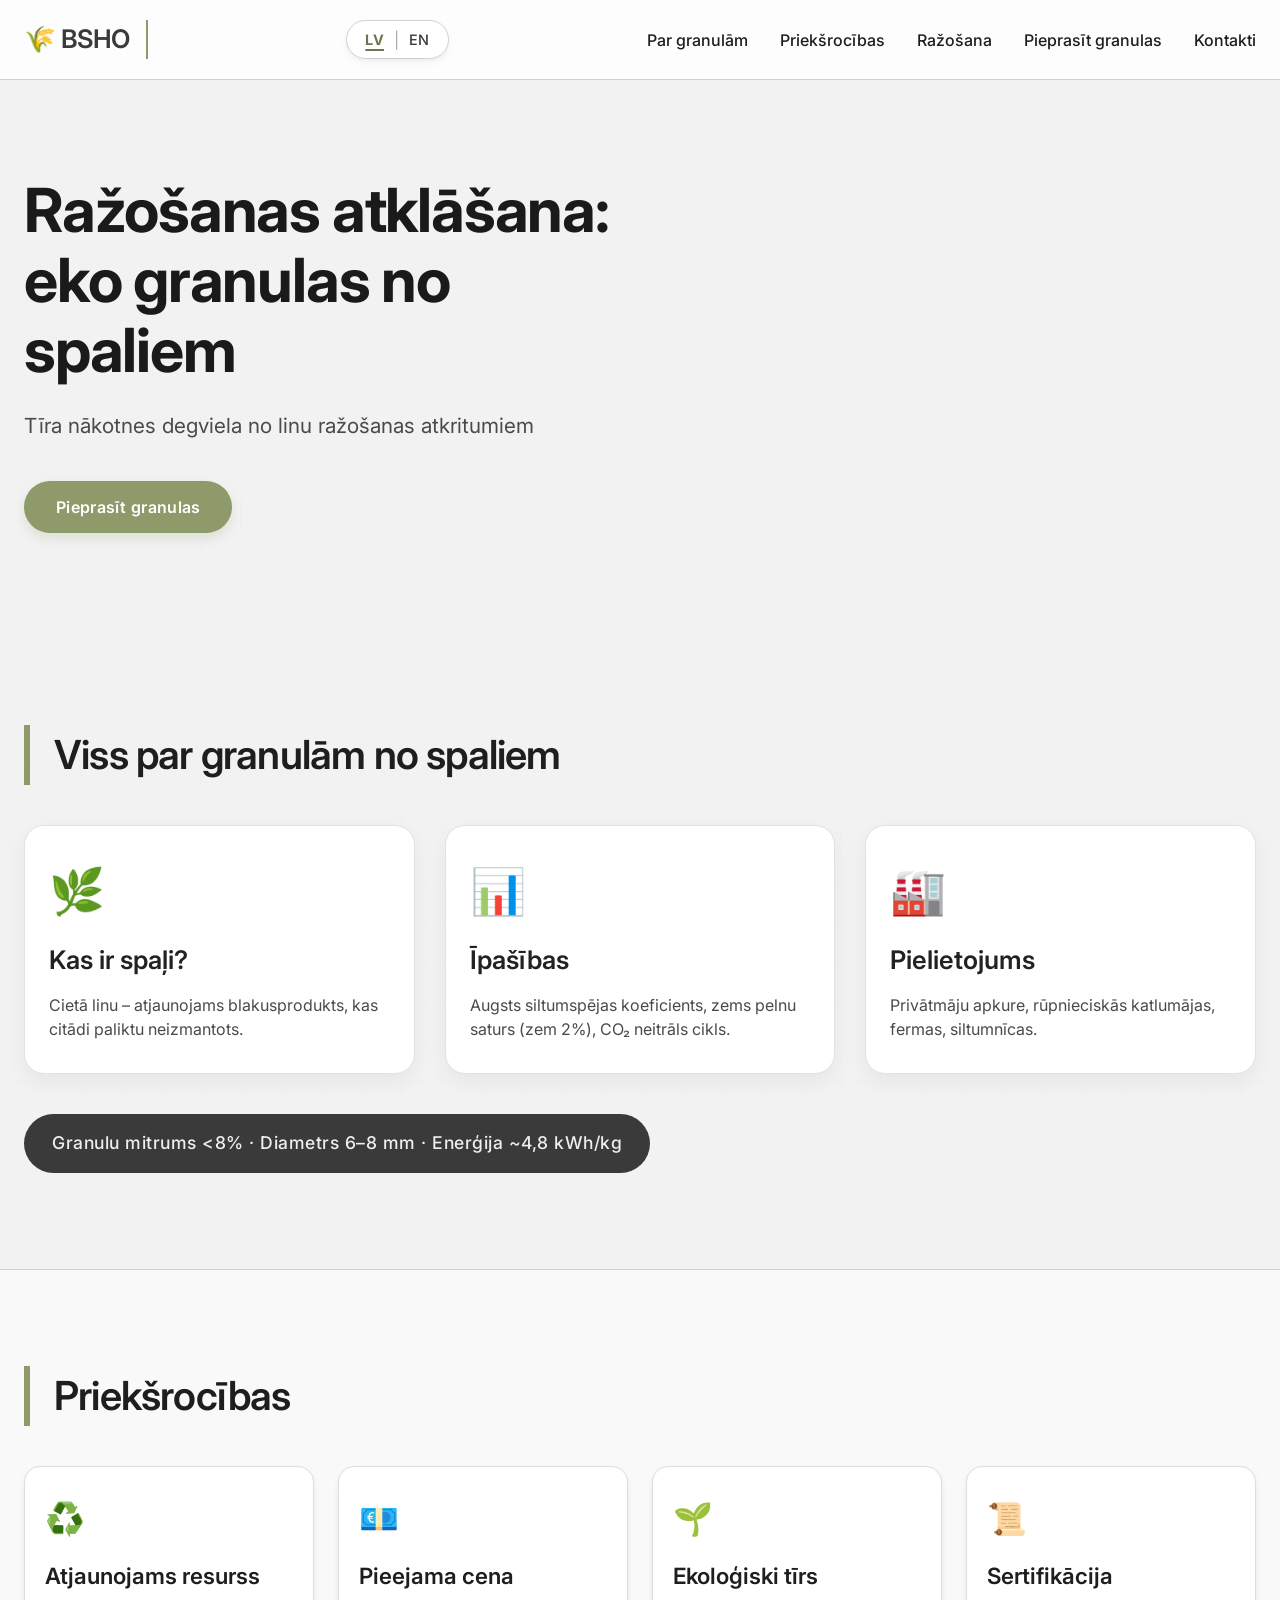
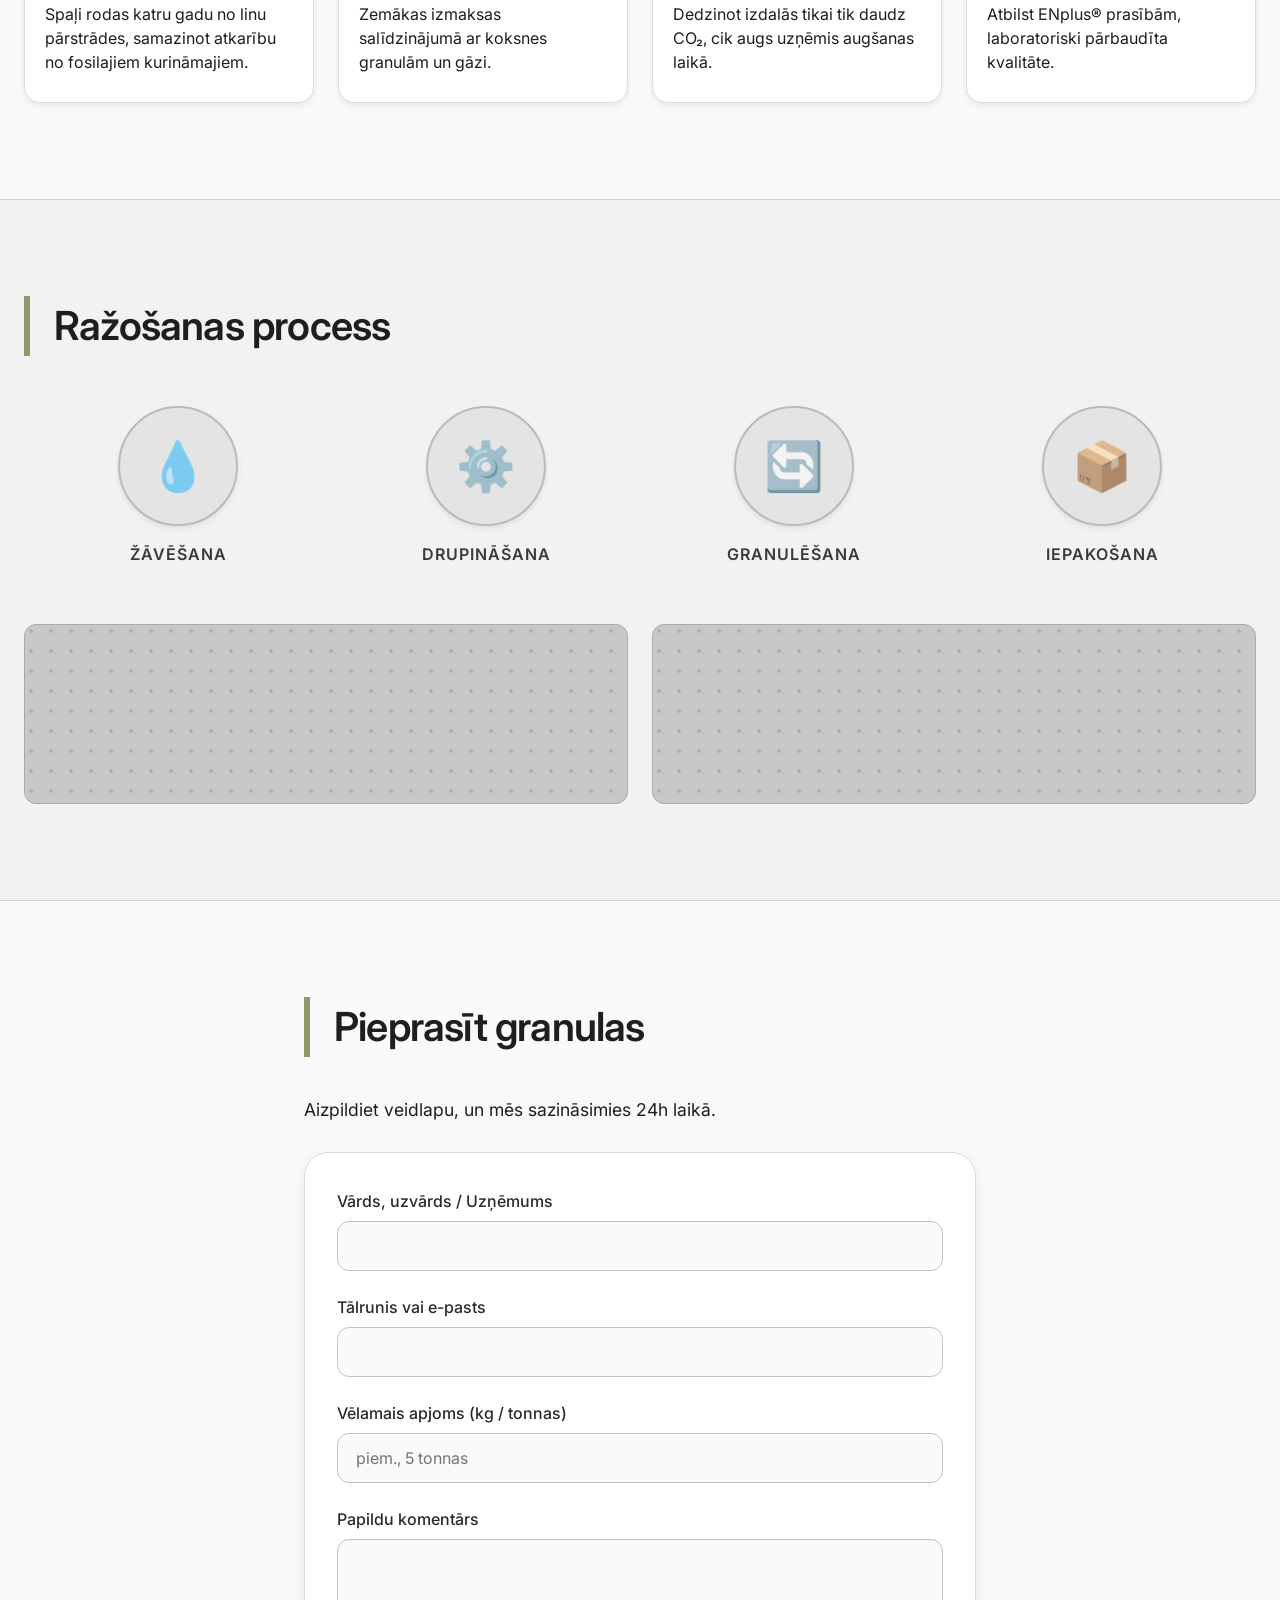
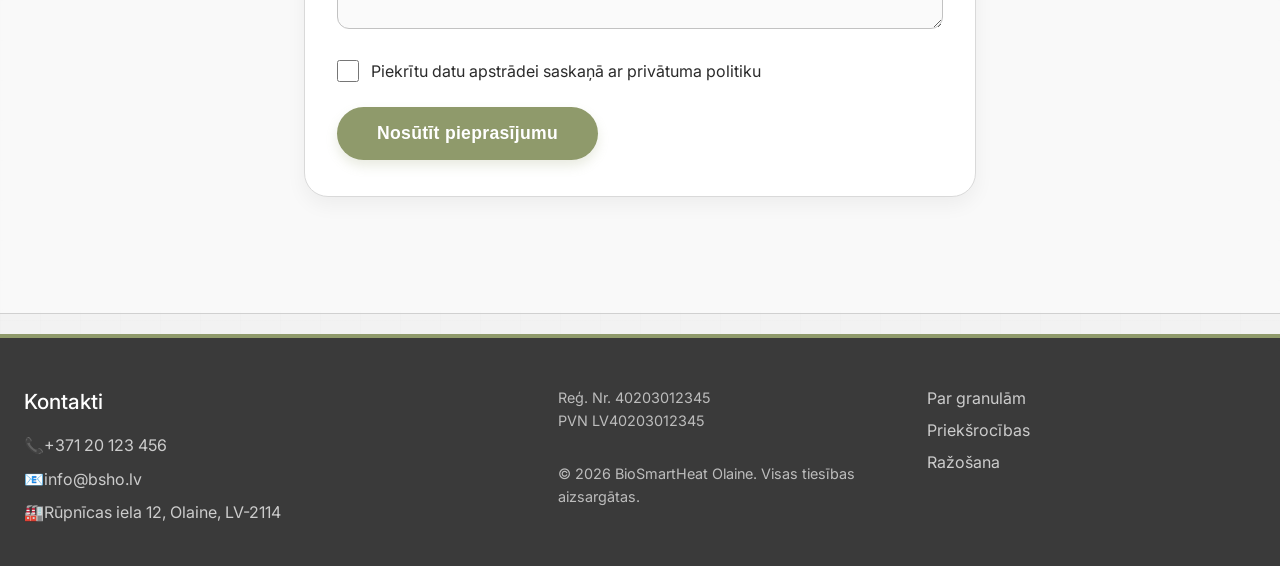
<file: index.html>
<!DOCTYPE html>
<html lang="lv">
<head>
  <meta charset="UTF-8">
  <meta name="viewport" content="width=device-width, initial-scale=1.0, maximum-scale=1.0, user-scalable=yes">
  <title>BioSmartHeat Olaine · Eko granulas no spaliem</title>
  <!-- Fonts -->
  <link rel="preconnect" href="https://fonts.googleapis.com">
  <link rel="preconnect" href="https://fonts.gstatic.com" crossorigin>
  <link href="https://fonts.googleapis.com/css2?family=Inter:ital,opsz,wght@0,14..32,100..900;1,14..32,100..900&display=swap" rel="stylesheet">
  <!-- Main CSS -->
  <link rel="stylesheet" href="css/main.css">
</head>
<body>
  <!-- Header -->
  <header class="header">
    <div class="container header__inner">
      <!-- Логотип слева -->
      <div class="logo" data-i18n="logo">🌾 BSHO</div>

      <!-- Переключатель языка по центру (десктоп) -->
      <div class="lang-switch lang-switch--desktop" role="group" aria-label="Language selector">
        <button id="lang-lv-desktop" class="lang-btn active" aria-pressed="true">LV</button>
        <span class="lang-divider" aria-hidden="true">|</span>
        <button id="lang-en-desktop" class="lang-btn" aria-pressed="false">EN</button>
      </div>

      <!-- Бургер-кнопка (мобильные) -->
      <button class="burger" id="burger" aria-label="Menu" aria-expanded="false">
        <span></span><span></span><span></span>
      </button>

      <!-- Навигация (десктоп) + внутри мобильного меню будет и переключатель языка -->
      <nav class="nav" id="nav" aria-label="Main navigation">
        <ul class="nav__list">
          <li><a href="#about" data-i18n="nav.about">Par granulām</a></li>
          <li><a href="#benefits" data-i18n="nav.benefits">Priekšrocības</a></li>
          <li><a href="#production" data-i18n="nav.production">Ražošana</a></li>
          <li><a href="#request-form" data-i18n="nav.request-form">Pieprasīt</a></li>
          <li><a href="#contacts" data-i18n="nav.contacts">Kontakti</a></li>
        </ul>
        <!-- Мобильный переключатель языка (внутри меню) -->
        <div class="lang-switch lang-switch--mobile" role="group" aria-label="Language selector">
          <button id="lang-lv-mobile" class="lang-btn active" aria-pressed="true">LV</button>
          <span class="lang-divider" aria-hidden="true">|</span>
          <button id="lang-en-mobile" class="lang-btn" aria-pressed="false">EN</button>
        </div>
      </nav>
    </div>
  </header>

  <main>
    <!-- Hero -->
    <section class="hero">
      <div class="container hero__grid">
        <div class="hero__content">
          <h1 class="hero__title" data-i18n="hero.title">Ražošanas atklāšana: eko granulas no spaliem</h1>
          <p class="hero__subtitle" data-i18n="hero.subtitle">Tīra nākotnes degviela no linu ražošanas atkritumiem</p>
          <a href="#request-form" class="btn btn--primary" data-i18n="hero.cta">Pieprasīt granulas</a>
        </div>
        <div class="hero__visual">
          <div class="hero__image-placeholder" aria-label="Industrial pellet production">
            <video autoplay muted loop playsinline style="width:100%; height:280px; object-fit:cover; border-radius:16px;">
            <source src="https://media.istockphoto.com/id/2017943637/video/closeup-slow-motion-top-view-of-adult-hand-scooping-wooden-pellets-then-pouring-them-back-to.mp4?s=mp4-640x640-is&k=20&c=wqtCeLAeSsGcfnYYgu5V8aY5tdDxgO9pv8sTJCwFDp8=" type="video/mp4">
            </video>
          </div>
        </div>
      </div>
    </section>

    <!-- About -->
    <section id="about" class="section about">
      <div class="container">
        <h2 class="section-title" data-i18n="about.heading">Viss par granulām no spaliem</h2>
        <div class="about__cards">
          <article class="info-card">
            <div class="info-card__icon" aria-hidden="true">🌿</div>
            <h3 data-i18n="about.card1.title">Kas ir spaļi?</h3>
            <p data-i18n="about.card1.desc">Cietā linu vai kaņepju stublāja daļa – atjaunojams blakusprodukts, kas citādi paliktu neizmantots.</p>
          </article>
          <article class="info-card">
            <div class="info-card__icon" aria-hidden="true">📊</div>
            <h3 data-i18n="about.card2.title">Īpašības</h3>
            <p data-i18n="about.card2.desc">Augsts siltumspējas koeficients, zems pelnu saturs (zem 2%), CO₂ neitrāls cikls.</p>
          </article>
          <article class="info-card">
            <div class="info-card__icon" aria-hidden="true">🏭</div>
            <h3 data-i18n="about.card3.title">Pielietojums</h3>
            <p data-i18n="about.card3.desc">Privātmāju apkure, rūpnieciskās katlumājas, fermas, siltumnīcas.</p>
          </article>
        </div>
        <div class="about__fact" data-i18n="about.fact">Granulu mitrums <8% · Diametrs 6–8 mm · Enerģija ~4,8 kWh/kg</div>
      </div>
    </section>

    <!-- Benefits -->
    <section id="benefits" class="section benefits bg-light">
      <div class="container">
        <h2 class="section-title" data-i18n="benefits.heading">Priekšrocības</h2>
        <div class="benefits__grid">
          <div class="benefit-item">
            <span class="benefit-item__marker">♻️</span>
            <h3 data-i18n="benefits.1.title">Atjaunojams resurss</h3>
            <p data-i18n="benefits.1.desc">Spaļi rodas katru gadu no linu pārstrādes, samazinot atkarību no fosilajiem kurināmajiem.</p>
          </div>
          <div class="benefit-item">
            <span class="benefit-item__marker">💶</span>
            <h3 data-i18n="benefits.2.title">Pieejama cena</h3>
            <p data-i18n="benefits.2.desc">Zemākas izmaksas salīdzinājumā ar koksnes granulām un gāzi.</p>
          </div>
          <div class="benefit-item">
            <span class="benefit-item__marker">🌱</span>
            <h3 data-i18n="benefits.3.title">Ekoloģiski tīrs</h3>
            <p data-i18n="benefits.3.desc">Dedzinot izdalās tikai tik daudz CO₂, cik augs uzņēmis augšanas laikā.</p>
          </div>
          <div class="benefit-item">
            <span class="benefit-item__marker">📜</span>
            <h3 data-i18n="benefits.4.title">Sertifikācija</h3>
            <p data-i18n="benefits.4.desc">Atbilst ENplus® prasībām, laboratoriski pārbaudīta kvalitāte.</p>
          </div>
        </div>
      </div>
    </section>

    <!-- Production -->
    <section id="production" class="section production">
      <div class="container">
        <h2 class="section-title" data-i18n="production.heading">Ražošanas process</h2>
        <div class="production__steps">
          <div class="step">
            <div class="step__visual"><div class="step__placeholder">💧</div></div>
            <div class="step__label" data-i18n="production.step1">Žāvēšana</div>
          </div>
          <div class="step">
            <div class="step__visual"><div class="step__placeholder">⚙️</div></div>
            <div class="step__label" data-i18n="production.step2">Drupināšana</div>
          </div>
          <div class="step">
            <div class="step__visual"><div class="step__placeholder">🔄</div></div>
            <div class="step__label" data-i18n="production.step3">Granulēšana</div>
          </div>
          <div class="step">
            <div class="step__visual"><div class="step__placeholder">📦</div></div>
            <div class="step__label" data-i18n="production.step4">Iepakošana</div>
          </div>
        </div>
        <div class="production__gallery">
          <div class="gallery-placeholder" aria-label="Production facility">
                <video autoplay muted loop playsinline style="width:100%; height:180px; object-fit:cover; border-radius:12px;">
                <source src="https://media.istockphoto.com/id/2243033899/video/production-and-packaging-of-pellets-from-woodworking-waste.mp4?s=mp4-640x640-is&k=20&c=vKFakEcVUwmfOB6qC73KplDFmyUhbHnfAgTB54nrp_I=" type="video/mp4">
                </video>
          </div>
          <div class="gallery-placeholder" aria-label="Pellets close-up">
                <video autoplay muted loop playsinline style="width:100%; height:180px; object-fit:cover; border-radius:12px;">
                <source src="https://media.istockphoto.com/id/472694627/video/warehouse-storage.mp4?s=mp4-640x640-is&k=20&c=nuT1ebpznAd-lDQtwkH5NQvO1o35v84ZTFr94CgBvAk=" type="video/mp4">
                </video>
          </div>
        </div>
      </div>
    </section>

    <!-- Request Form -->
    <section id="request-form" class="section request bg-light">
      <div class="container container--narrow">
        <h2 class="section-title" data-i18n="form.heading">Pieprasīt granulas</h2>
        <p class="form-sub" data-i18n="form.sub">Aizpildiet veidlapu, un mēs sazināsimies 24h laikā.</p>
        <form id="pellet-request" class="request-form" action="#" method="post">
          <div class="form-group">
            <label for="name" data-i18n="form.name">Vārds, uzvārds / Uzņēmums</label>
            <input type="text" id="name" name="name" required>
          </div>
          <div class="form-group">
            <label for="contact" data-i18n="form.contact">Tālrunis vai e-pasts</label>
            <input type="text" id="contact" name="contact" required>
          </div>
          <div class="form-group">
            <label for="volume" data-i18n="form.volume">Vēlamais apjoms (kg / tonnas)</label>
            <input type="text" id="volume" name="volume" placeholder="piem., 5 tonnas">
          </div>
          <div class="form-group">
            <label for="comment" data-i18n="form.comment">Papildu komentārs</label>
            <textarea id="comment" name="comment" rows="3"></textarea>
          </div>
          <div class="form-group form-group--checkbox">
            <input type="checkbox" id="consent" name="consent" required>
            <label for="consent" data-i18n="form.consent">Piekrītu datu apstrādei saskaņā ar privātuma politiku</label>
          </div>
          <button type="submit" class="btn btn--primary btn--large" data-i18n="form.submit">Nosūtīt pieprasījumu</button>
        </form>
        <div id="form-feedback" class="form-feedback" aria-live="polite"></div>
      </div>
    </section>
  </main>

  <!-- Footer -->
  <footer id="contacts" class="footer">
    <div class="container footer__grid">
        <div class="footer__contacts">
             <h3 data-i18n="footer.contacts">Kontakti</h3>
             <p>
                 <a href="tel:+37120123456">📞+371 20 123 456</a>
                <a href="mailto:info@bsho.lv">📧info@bsho.lv</a>
             </p>
              <p>
             <a href="https://www.google.com/maps/search/?api=1&query=Rūpnīcas+iela+12+Olaine+Latvia" target="_blank" rel="noopener">🏭Rūpnīcas iela 12, Olaine, LV-2114</a>
             </p>
</div>
      <div class="footer__legal">
        <p><span data-i18n="footer.reg">Reģ. Nr.</span> 40203012345<br>
        <span data-i18n="footer.vat">PVN</span> LV40203012345</p>
        <br>
        <p data-i18n="footer.year">© 2026 BioSmartHeat Olaine. Visas tiesības aizsargātas.</p>
      </div>
      <div class="footer__nav">
        <a href="#about" data-i18n="nav.about">Par granulām</a>
        <a href="#benefits" data-i18n="nav.benefits">Priekšrocības</a>
        <a href="#production" data-i18n="nav.production">Ražošana</a>
      </div>
    </div>
  </footer>

  <!-- JavaScript -->
  <script>
    (function(){
      'use strict';

      const translations = {
        lv: {
          logo: '🌾 BSHO',
          'nav.about': 'Par granulām', 'nav.benefits': 'Priekšrocības', 'nav.production': 'Ražošana', 'nav.contacts': 'Kontakti', 'nav.request-form': 'Pieprasīt granulas',
          'hero.title': 'Ražošanas atklāšana: eko granulas no spaliem', 'hero.subtitle': 'Tīra nākotnes degviela no linu ražošanas atkritumiem', 'hero.cta': 'Pieprasīt granulas',
          'about.heading': 'Viss par granulām no spaliem', 'about.card1.title': 'Kas ir spaļi?', 'about.card1.desc': 'Cietā linu – atjaunojams blakusprodukts, kas citādi paliktu neizmantots.',
          'about.card2.title': 'Īpašības', 'about.card2.desc': 'Augsts siltumspējas koeficients, zems pelnu saturs (zem 2%), CO₂ neitrāls cikls.',
          'about.card3.title': 'Pielietojums', 'about.card3.desc': 'Privātmāju apkure, rūpnieciskās katlumājas, fermas, siltumnīcas.',
          'about.fact': 'Granulu mitrums <8% · Diametrs 6–8 mm · Enerģija ~4,8 kWh/kg',
          'benefits.heading': 'Priekšrocības', 'benefits.1.title': 'Atjaunojams resurss', 'benefits.1.desc': 'Spaļi rodas katru gadu no linu pārstrādes, samazinot atkarību no fosilajiem kurināmajiem.',
          'benefits.2.title': 'Pieejama cena', 'benefits.2.desc': 'Zemākas izmaksas salīdzinājumā ar koksnes granulām un gāzi.',
          'benefits.3.title': 'Ekoloģiski tīrs', 'benefits.3.desc': 'Dedzinot izdalās tikai tik daudz CO₂, cik augs uzņēmis augšanas laikā.',
          'benefits.4.title': 'Sertifikācija', 'benefits.4.desc': 'Atbilst ENplus® prasībām, laboratoriski pārbaudīta kvalitāte.',
          'production.heading': 'Ražošanas process', 'production.step1': 'Žāvēšana', 'production.step2': 'Drupināšana', 'production.step3': 'Granulēšana', 'production.step4': 'Iepakošana',
          'form.heading': 'Pieprasīt granulas', 'form.sub': 'Aizpildiet veidlapu, un mēs sazināsimies 24h laikā.',
          'form.name': 'Vārds, uzvārds / Uzņēmums', 'form.contact': 'Tālrunis vai e-pasts', 'form.volume': 'Vēlamais apjoms (kg / tonnas)',
          'form.comment': 'Papildu komentārs', 'form.consent': 'Piekrītu datu apstrādei saskaņā ar privātuma politiku', 'form.submit': 'Nosūtīt pieprasījumu',
          'footer.contacts': 'Kontakti', 'footer.reg': 'Reģ. Nr.', 'footer.vat': 'PVN', 'footer.year': '© 2026 BioSmartHeat Olaine. Visas tiesības aizsargātas.'
        },
        en: {
          logo: '🌾 BSHO',
          'nav.about': 'About pellets', 'nav.benefits': 'Benefits', 'nav.production': 'Production', 'nav.contacts': 'Contacts', 'nav.request-form': 'Request',
          'hero.title': 'Launch of eco‑pellets from flax shives', 'hero.subtitle': 'Clean fuel of the future from flax production waste', 'hero.cta': 'Request pellets',
          'about.heading': 'All about flax shive pellets', 'about.card1.title': 'What are shives?', 'about.card1.desc': 'The hard woody core of flax – a renewable by‑product otherwise left unused.',
          'about.card2.title': 'Properties', 'about.card2.desc': 'High calorific value, low ash content (<2%), CO₂‑neutral cycle.',
          'about.card3.title': 'Applications', 'about.card3.desc': 'Home heating, industrial boilers, farms, greenhouses.',
          'about.fact': 'Moisture <8% · Diameter 6–8 mm · Energy ~4.8 kWh/kg',
          'benefits.heading': 'Benefits', 'benefits.1.title': 'Renewable resource', 'benefits.1.desc': 'Shives are produced annually from flax processing, reducing fossil fuel dependence.',
          'benefits.2.title': 'Affordable price', 'benefits.2.desc': 'Lower costs compared to wood pellets and natural gas.',
          'benefits.3.title': 'Environmentally clean', 'benefits.3.desc': 'Burning releases only the CO₂ absorbed during plant growth.',
          'benefits.4.title': 'Certification', 'benefits.4.desc': 'Meets ENplus® requirements, laboratory‑tested quality.',
          'production.heading': 'Production process', 'production.step1': 'Drying', 'production.step2': 'Crushing', 'production.step3': 'Pelletizing', 'production.step4': 'Packaging',
          'form.heading': 'Request pellets', 'form.sub': 'Fill the form and we’ll contact you within 24h.',
          'form.name': 'Full name / Company', 'form.contact': 'Phone or Email', 'form.volume': 'Desired volume (kg / tonnes)',
          'form.comment': 'Additional comment', 'form.consent': 'I agree to data processing according to privacy policy', 'form.submit': 'Send request',
          'footer.contacts': 'Contacts', 'footer.reg': 'Reg. No.', 'footer.vat': 'VAT', 'footer.year': '© 2026 BioSmartHeat Olaine. All rights reserved.'
        }
      };

      // Элементы переключателей (десктоп и мобильный)
      const langLvDesktop = document.getElementById('lang-lv-desktop');
      const langEnDesktop = document.getElementById('lang-en-desktop');
      const langLvMobile = document.getElementById('lang-lv-mobile');
      const langEnMobile = document.getElementById('lang-en-mobile');
      
      const elements = document.querySelectorAll('[data-i18n]');
      const html = document.documentElement;
      const volumeInput = document.getElementById('volume');

      // Синхронизация активного состояния кнопок
      function setActiveLangButtons(lang) {
        [langLvDesktop, langLvMobile].forEach(btn => {
          if (btn) {
            btn.classList.toggle('active', lang === 'lv');
            btn.setAttribute('aria-pressed', lang === 'lv');
          }
        });
        [langEnDesktop, langEnMobile].forEach(btn => {
          if (btn) {
            btn.classList.toggle('active', lang === 'en');
            btn.setAttribute('aria-pressed', lang === 'en');
          }
        });
      }

      function setLanguage(lang) {
        html.setAttribute('lang', lang);
        setActiveLangButtons(lang);
        
        elements.forEach(el => {
          const key = el.getAttribute('data-i18n');
          if (key && translations[lang] && translations[lang][key]) {
            el.textContent = translations[lang][key];
          }
        });
        
        if (volumeInput) {
          volumeInput.placeholder = lang === 'lv' ? 'piem., 5 tonnas' : 'e.g., 5 tonnes';
        }
      }

      // Обработчики для всех кнопок языка
      langLvDesktop.addEventListener('click', () => setLanguage('lv'));
      langEnDesktop.addEventListener('click', () => setLanguage('en'));
      langLvMobile.addEventListener('click', () => setLanguage('lv'));
      langEnMobile.addEventListener('click', () => setLanguage('en'));
      
      setLanguage('lv');

      // Burger menu
      const burger = document.getElementById('burger');
      const nav = document.getElementById('nav');
      
      function closeMenu() {
        nav.classList.remove('mobile-open');
        burger.classList.remove('active');
        burger.setAttribute('aria-expanded', 'false');
      }
      
      function toggleMenu() {
        const expanded = burger.getAttribute('aria-expanded') === 'true';
        if (expanded) {
          closeMenu();
        } else {
          nav.classList.add('mobile-open');
          burger.classList.add('active');
          burger.setAttribute('aria-expanded', 'true');
        }
      }
      
      burger.addEventListener('click', toggleMenu);
      
      // Закрывать меню при клике на ссылки
      nav.querySelectorAll('.nav__list a').forEach(link => {
        link.addEventListener('click', () => {
          if (window.innerWidth <= 900) closeMenu();
        });
      });
      
      // При ресайзе убираем мобильное меню
      window.addEventListener('resize', () => {
        if (window.innerWidth > 900) {
          closeMenu();
          nav.classList.remove('mobile-open');
        }
      });

      // Form
      const form = document.getElementById('pellet-request');
      const feedback = document.getElementById('form-feedback');
      form.addEventListener('submit', (e) => {
        e.preventDefault();
        const lang = html.getAttribute('lang') || 'lv';
        feedback.textContent = lang === 'lv' ? '✅ Paldies! Jūsu pieprasījums ir saņemts. Mēs drīz sazināsimies.' : '✅ Thank you! Your request has been received. We will contact you soon.';
        feedback.style.color = '#2e5c3e';
        form.reset();
        feedback.scrollIntoView({ behavior: 'smooth', block: 'nearest' });
      });

      // Smooth scroll
      document.querySelectorAll('a[href^="#"]').forEach(anchor => {
        anchor.addEventListener('click', function(e) {
          const href = this.getAttribute('href');
          if (href === "#" || href === "") return;
          const target = document.querySelector(href);
          if (target) {
            e.preventDefault();
            const headerOffset = 80;
            const elementPosition = target.getBoundingClientRect().top;
            const offsetPosition = elementPosition + window.pageYOffset - headerOffset;
            window.scrollTo({ top: offsetPosition, behavior: 'smooth' });
          }
        });
      });
    })();
  </script>
</body>
</html>
</file>
<file: css/main.css>
/* main.css – industrial minimal, concrete/grey palette, flax accent */
:root {
  --bg-light: #f2f2f2;
  --bg-concrete: #e4e4e4;
  --surface-white: #ffffff;
  --border-light: #d0d0d0;
  --text-primary: #1e1e1e;
  --text-secondary: #4a4a4a;
  --accent-flax: #8f9a6b;
  --accent-flax-dark: #6b7550;
  --graphite: #3a3a3a;
  --shadow-sm: 0 4px 10px rgba(0, 0, 0, 0.03), 0 2px 4px rgba(0, 0, 0, 0.05);
  --shadow-md: 0 8px 20px rgba(0, 0, 0, 0.05);
  --font-main: 'Inter', -apple-system, BlinkMacSystemFont, 'Segoe UI', Roboto, Helvetica, sans-serif;
  --radius: 4px;
  --section-gap: clamp(3rem, 8vw, 6rem);
}

* {
  margin: 0;
  padding: 0;
  box-sizing: border-box;
}

body {
  font-family: var(--font-main);
  background-color: var(--bg-light);
  color: var(--text-primary);
  line-height: 1.5;
  -webkit-font-smoothing: antialiased;
  font-weight: 400;
  background-image: 
    linear-gradient(rgba(200, 200, 200, 0.05) 1px, transparent 1px),
    linear-gradient(90deg, rgba(200, 200, 200, 0.05) 1px, transparent 1px);
  background-size: 40px 40px;
}

.container {
  max-width: 1280px;
  margin: 0 auto;
  padding: 0 24px;
}

.container--narrow {
  max-width: 720px;
}

/* language switch (десктоп – будет по центру) */
.lang-switch {
  display: flex;
  align-items: center;
  background: rgba(255, 255, 255, 0.7);
  backdrop-filter: blur(6px);
  -webkit-backdrop-filter: blur(6px);
  padding: 6px 12px;
  border-radius: 40px;
  box-shadow: var(--shadow-sm);
  border: 1px solid var(--border-light);
}

.lang-switch--mobile {
  display: none; /* скрыт на десктопе */
}

.lang-btn {
  background: none;
  border: none;
  font-family: var(--font-main);
  font-weight: 500;
  font-size: 0.9rem;
  letter-spacing: 0.3px;
  color: var(--graphite);
  cursor: pointer;
  padding: 4px 6px;
  transition: color 0.2s;
  text-transform: uppercase;
}

.lang-btn.active {
  color: var(--accent-flax-dark);
  font-weight: 700;
  text-decoration: underline;
  text-underline-offset: 4px;
  text-decoration-thickness: 2px;
}

.lang-divider {
  margin: 0 4px;
  color: #aaa;
  user-select: none;
}

/* header */
.header {
  padding: 20px 0;
  border-bottom: 1px solid var(--border-light);
  background: rgba(255, 255, 255, 0.8);
  backdrop-filter: blur(4px);
  -webkit-backdrop-filter: blur(4px);
  position: sticky;
  top: 0;
  z-index: 50;
}

.header__inner {
  display: flex;
  align-items: center;
  justify-content: space-between;
  flex-wrap: nowrap;
}

.logo {
  font-weight: 600;
  font-size: 1.6rem;
  letter-spacing: -0.02em;
  color: var(--graphite);
  border-right: 2px solid var(--accent-flax);
  padding-right: 16px;
  white-space: nowrap;
}

/* навигация */
.nav {
  display: flex;
  align-items: center;
}

.nav__list {
  display: flex;
  list-style: none;
  gap: 2rem;
}

.nav__list a {
  text-decoration: none;
  color: var(--text-primary);
  font-weight: 500;
  font-size: 1rem;
  transition: color 0.15s;
  padding-bottom: 4px;
  border-bottom: 2px solid transparent;
}

.nav__list a:hover {
  color: var(--accent-flax-dark);
  border-bottom-color: var(--accent-flax);
}

/* бургер (скрыт по умолчанию) */
.burger {
  display: none;
  flex-direction: column;
  justify-content: space-around;
  width: 30px;
  height: 24px;
  background: transparent;
  border: none;
  cursor: pointer;
  padding: 0;
  z-index: 60;
}

.burger span {
  width: 100%;
  height: 3px;
  background: var(--graphite);
  border-radius: 10px;
  transition: all 0.3s ease;
  transform-origin: left;
}

.burger.active span:nth-child(1) {
  transform: rotate(45deg);
  width: 28px;
}

.burger.active span:nth-child(2) {
  opacity: 0;
}

.burger.active span:nth-child(3) {
  transform: rotate(-45deg);
  width: 28px;
}

/* hero */
.hero {
  padding: var(--section-gap) 0;
}

.hero__grid {
  display: grid;
  grid-template-columns: 1fr 1fr;
  gap: 40px;
  align-items: center;
}

.hero__title {
  font-size: clamp(2.2rem, 6vw, 3.8rem);
  font-weight: 700;
  line-height: 1.15;
  letter-spacing: -0.02em;
  margin-bottom: 1.5rem;
  color: #1a1a1a;
}

.hero__subtitle {
  font-size: 1.3rem;
  color: var(--text-secondary);
  margin-bottom: 2.5rem;
  max-width: 90%;
}

.hero__visual {
  /* background: var(--bg-concrete); */
  border-radius: 16px;
  /* box-shadow: var(--shadow-md); */
  min-height: 280px;
  display: flex;
  align-items: center;
  justify-content: center;
  /* border: 1px solid #ccc; */
}

.hero__image-placeholder {
  width: 100%;
  height: 100%;
  min-height: 280px;
  border-radius: 16px;
}

/* buttons */
.btn {
  display: inline-block;
  padding: 14px 32px;
  border-radius: 40px;
  font-weight: 600;
  text-decoration: none;
  transition: all 0.2s;
  border: 1px solid transparent;
  cursor: pointer;
  font-size: 1rem;
  letter-spacing: 0.3px;
  background: white;
  color: var(--graphite);
  border-color: var(--border-light);
  box-shadow: var(--shadow-sm);
}

.btn--primary {
  background: var(--accent-flax);
  color: white;
  border: none;
  box-shadow: 0 6px 12px rgba(143, 154, 107, 0.2);
}

.btn--primary:hover {
  background: var(--accent-flax-dark);
  transform: translateY(-2px);
  box-shadow: 0 10px 18px rgba(107, 117, 80, 0.25);
}

.btn--large {
  padding: 16px 40px;
  font-size: 1.1rem;
}

/* sections */
.section {
  padding: var(--section-gap) 0;
}

.section-title {
  font-size: 2.5rem;
  font-weight: 600;
  letter-spacing: -0.02em;
  margin-bottom: 2.5rem;
  color: #1e1e1e;
  border-left: 6px solid var(--accent-flax);
  padding-left: 24px;
}

.bg-light {
  background-color: rgba(255, 255, 255, 0.5);
  backdrop-filter: blur(2px);
  border-top: 1px solid var(--border-light);
  border-bottom: 1px solid var(--border-light);
}

/* about cards */
.about__cards {
  display: grid;
  grid-template-columns: repeat(3, 1fr);
  gap: 30px;
  margin-bottom: 30px;
}

.info-card {
  background: var(--surface-white);
  padding: 32px 24px;
  border-radius: 20px;
  box-shadow: var(--shadow-md);
  border: 1px solid #e2e2e2;
}

.info-card__icon {
  font-size: 2.8rem;
  margin-bottom: 16px;
}

.info-card h3 {
  font-size: 1.6rem;
  font-weight: 600;
  margin-bottom: 14px;
  color: #222;
}

.info-card p {
  color: var(--text-secondary);
}

.about__fact {
  background: var(--graphite);
  color: #eee;
  padding: 16px 28px;
  border-radius: 40px;
  font-weight: 500;
  text-align: center;
  font-size: 1.1rem;
  letter-spacing: 0.5px;
  margin-top: 10px;
  display: inline-block;
}

/* benefits */
.benefits__grid {
  display: grid;
  grid-template-columns: repeat(4, 1fr);
  gap: 24px;
}

.benefit-item {
  background: white;
  padding: 28px 20px;
  border-radius: 16px;
  border: 1px solid #ddd;
  box-shadow: var(--shadow-sm);
}

.benefit-item__marker {
  font-size: 2rem;
  display: block;
  margin-bottom: 16px;
}

.benefit-item h3 {
  font-size: 1.4rem;
  font-weight: 600;
  margin-bottom: 10px;
}

/* production */
.production__steps {
  display: flex;
  flex-wrap: wrap;
  justify-content: space-around;
  margin-bottom: 48px;
}

.step {
  text-align: center;
  flex: 1 1 160px;
  margin: 10px 8px;
}

.step__visual {
  background: var(--bg-concrete);
  width: 120px;
  height: 120px;
  margin: 0 auto 16px;
  border-radius: 60px;
  display: flex;
  align-items: center;
  justify-content: center;
  border: 2px solid #bbb;
  box-shadow: var(--shadow-sm);
}

.step__placeholder {
  font-size: 3rem;
  opacity: 0.7;
}

.step__label {
  font-weight: 600;
  text-transform: uppercase;
  letter-spacing: 1px;
  color: var(--graphite);
}

.production__gallery {
  display: grid;
  grid-template-columns: 1fr 1fr;
  gap: 24px;
}

.gallery-placeholder {
  height: 180px;
  background: #c8c8c8;
  border-radius: 12px;
  background-image: radial-gradient(circle at 30% 30%, #b0b0b0 2px, transparent 2px);
  background-size: 20px 20px;
  border: 1px solid #aaa;
}

/* form */
.request-form {
  background: white;
  padding: 36px 32px;
  border-radius: 24px;
  box-shadow: var(--shadow-md);
  border: 1px solid #d9d9d9;
}

.form-group {
  margin-bottom: 24px;
}

.form-group label {
  display: block;
  font-weight: 500;
  margin-bottom: 8px;
  color: #2b2b2b;
}

.form-group input,
.form-group textarea {
  width: 100%;
  padding: 14px 18px;
  font-family: var(--font-main);
  font-size: 1rem;
  border: 1px solid #c2c2c2;
  border-radius: 12px;
  background: #fafafa;
}

.form-group input:focus,
.form-group textarea:focus {
  outline: none;
  border-color: var(--accent-flax);
  box-shadow: 0 0 0 3px rgba(143, 154, 107, 0.2);
}

.form-group--checkbox {
  display: flex;
  align-items: center;
  gap: 12px;
}

.form-group--checkbox input {
  width: 22px;
  height: 22px;
  accent-color: var(--accent-flax);
}

.form-group--checkbox label {
  margin: 0;
  font-weight: 400;
}

.form-sub {
  margin-bottom: 28px;
  font-size: 1.1rem;
}

.form-feedback {
  margin-top: 20px;
  font-weight: 500;
}

/* footer */
.footer {
  background: var(--graphite);
  color: #dddddd;
  padding: 48px 0 32px;
  margin-top: 20px;
  border-top: 4px solid var(--accent-flax);
}

.footer__grid {
  display: grid;
  grid-template-columns: 1.5fr 1fr 1fr;
  gap: 40px;
}

.footer h3 {
  color: white;
  font-weight: 500;
  margin-bottom: 16px;
  font-size: 1.3rem;
}

.footer p {
  margin-bottom: 8px;
  line-height: 1.6;
}

.footer a {
  color: #ccc;
  text-decoration: none;
  display: block;
  margin-bottom: 8px;
  transition: color 0.15s;
}

.footer a:hover {
  color: var(--accent-flax);
}

.footer__legal {
  font-size: 0.9rem;
  opacity: 0.8;
}

/* responsive */
@media (max-width: 900px) {
  .hero__grid {
    grid-template-columns: 1fr;
    gap: 20px;
  }
  .hero__subtitle {
    max-width: 100%;
  }
  .benefits__grid {
    grid-template-columns: repeat(2, 1fr);
  }
  .about__cards {
    grid-template-columns: 1fr;
  }
  .footer__grid {
    grid-template-columns: 1fr;
    gap: 30px;
  }
  
  /* Скрываем десктопный переключатель, показываем бургер */
  .lang-switch--desktop {
    display: none;
  }
  .burger {
    display: flex;
  }
  
  /* Навигация по умолчанию скрыта, открывается через класс */
  .nav {
    display: none;
  }
  
  .nav.mobile-open {
    display: block;
    position: absolute;
    top: 100%;
    left: 0;
    width: 100%;
    background: rgba(255, 255, 255, 0.95);
    backdrop-filter: blur(8px);
    -webkit-backdrop-filter: blur(8px);
    padding: 24px 0;
    border-bottom: 1px solid var(--border-light);
    box-shadow: var(--shadow-md);
    z-index: 45;
  }
  
  .nav.mobile-open .nav__list {
    flex-direction: column;
    align-items: center;
    gap: 1.5rem;
  }
  
  .nav.mobile-open .nav__list a {
    font-size: 1.3rem;
    padding: 8px 0;
  }
  
  /* Показываем мобильный переключатель языка внутри меню */
  .lang-switch--mobile {
    display: flex;
    justify-content: center;
    margin-top: 24px;
    background: transparent;
    backdrop-filter: none;
    box-shadow: none;
    border: none;
  }
  
  .lang-switch--mobile .lang-btn {
    font-size: 1.2rem;
    padding: 8px 16px;
  }
}

@media (max-width: 600px) {
  .container {
    padding: 0 18px;
  }
  .logo {
    font-size: 1.2rem;
    border-right: none;
    white-space: normal;
  }
  .section-title {
    font-size: 2rem;
    padding-left: 16px;
  }
  .benefits__grid {
    grid-template-columns: 1fr;
  }
  .production__steps {
    flex-direction: column;
    align-items: center;
  }
  .production__gallery {
    grid-template-columns: 1fr;
  }
  .btn {
    width: 100%;
    text-align: center;
  }
  .hero__title {
    font-size: 2.4rem;
  }
  .request-form {
    padding: 24px 18px;
  }
}

a, button {
  transition: all 0.15s ease;
}

:focus-visible {
  outline: 2px solid var(--accent-flax-dark);
  outline-offset: 3px;
}
</file>
